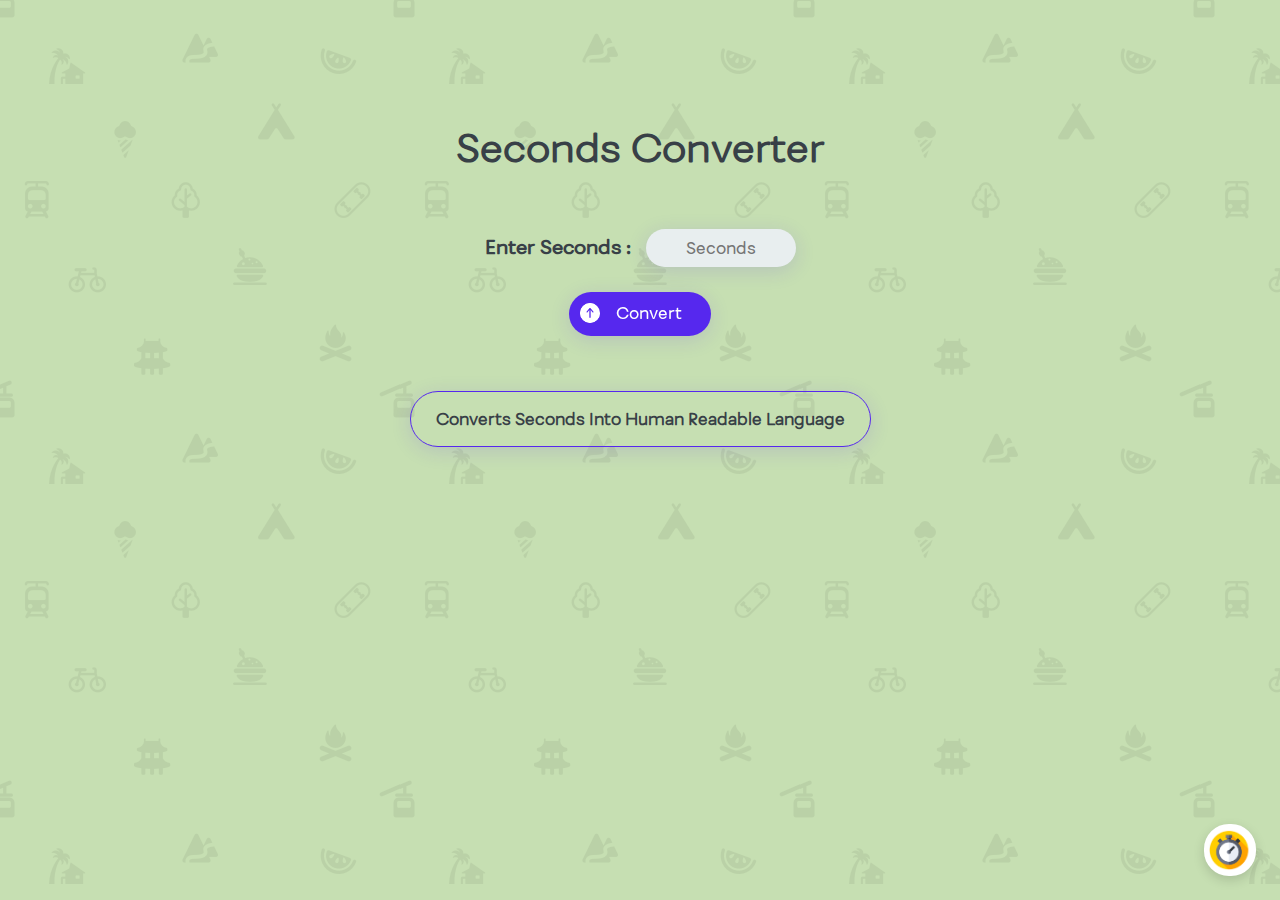
<file: index.html>
<!doctype HTML>
<html>
<head>
	<link rel="shortcut icon" href="assets/images/time.png" type="image/x-icon">
    <link rel="apple-touch-icon" type="image/png" href="assets/images/time.png">
    <link rel="mask-icon" type="" href="assets/images/time.svg" color="#111">
    <meta name="viewport" content="width=device-width, initial-scale=1.0">
    <meta name=description content="Seconds Converter converts Seconds Into Human Readable Language"/>
	<title>Seconds Convertor</title>
	<meta name="google-site-verification" content="aV6pJQ4zVD3Rq1soJUpKcU0DA9kOdB6oD-uQT1R34Hg" />
	<link rel="stylesheet" type="text/css" href="assets/style.css">
	<link rel="canonical" href="https://convert-seconds.imfast.io/index.html">

	
</head>
<body>
  <div class="main" id="whole">
  	<div></div>
	<div class="container">
	  <div class="title">
	     <h1 id="Seconds_Converter">Seconds Converter </h1>
	  </div>
	  <br>	
	  <div class="subcontainer">
		<p class = "text">Enter Seconds :&nbsp&nbsp
			<input type="number" placeholder="Seconds" onclick="hide()" id="sec">
	    </p>
	    <div class="submitButton">
 			<a class="load" id="load" onclick="load()">
    			<span>
        			<svg>
            			<use xlink:href="#circle"></use>
       				</svg>
        			<svg>
            			<use xlink:href="#arrow"></use>
        			</svg>
        			<svg>
            			<use xlink:href="#check"></use>
       				 </svg>
   				</span>
    			<ul>
        			<li>&nbsp&nbspConvert </li>
        			<li>Converting</li>
        			<li>Converted</li>
    			</ul>
 			</a>

 		  	<svg style="display: none;">
    			<symbol viewBox="0 0 16 16" id="circle">
        			<circle cx="8" cy="8" r="7.5"></circle>
    			</symbol>
    			<symbol viewBox="0 0 12 12" id="arrow">
        			<path d="M2.7008908,5.37931459 L2.7008908,5.37931459 C2.9224607,5.60207651 3.2826628,5.60304283 3.50542472,5.38147293 C3.52232305,5.36466502 3.53814843,5.34681177 3.55280728,5.32801875 L5.34805194,3.02646954 L5.34805194,10.3480519 C5.34805194,10.7081129 5.63993903,11 6,11 L6,11 C6.36006097,11 6.65194806,10.7081129 6.65194806,10.3480519 L6.65194806,3.02646954 L8.44719272,5.32801875 C8.6404327,5.57575732 8.99791646,5.61993715 9.24565503,5.42669716 C9.26444805,5.41203831 9.28230129,5.39621293 9.2991092,5.37931459 L9.2991092,5.37931459 C9.55605877,5.12098268 9.57132199,4.70855346 9.33416991,4.43193577 L6.75918715,1.42843795 C6.39972025,1.00915046 5.76841509,0.960656296 5.34912761,1.32012319 C5.31030645,1.35340566 5.27409532,1.38961679 5.24081285,1.42843795 L2.66583009,4.43193577 C2.42867801,4.70855346 2.44394123,5.12098268 2.7008908,5.37931459 Z"></path>
    			</symbol>
    			<symbol viewBox="0 0 12 12" id="check">
            		<path id="test" d="M4.76499011,6.7673683 L8.2641848,3.26100386 C8.61147835,2.91299871 9.15190114,2.91299871 9.49919469,3.26100386 C9.51164115,3.27347582 9.52370806,3.28637357 9.53537662,3.29967699 C9.83511755,3.64141434 9.81891834,4.17816549 9.49919469,4.49854425 L5.18121271,8.82537365 C4.94885368,9.05820878 4.58112654,9.05820878 4.34876751,8.82537365 L2.50080531,6.97362503 C2.48835885,6.96115307 2.47629194,6.94825532 2.46462338,6.93495189 C2.16488245,6.59321455 2.18108166,6.0564634 2.50080531,5.73608464 C2.84809886,5.3880795 3.38852165,5.3880795 3.7358152,5.73608464 L4.76499011,6.7673683 Z"></path>
   				</symbol>
  		 	</svg>
		</div> 
	  </div>
	  <br>
	  <div id="parent" class="container answer">
        <p id="answer">Converts Seconds Into Human Readable Language</p>
	  </div>
    </div>
    <div></div>
    <a id="banner">  </a>
  </div> 
    
	<script type="text/javascript" src="assets/js/converter.js"></script>
	<!-- Google Analytics -->
	<script type="text/javascript">
		(function(i,s,o,g,r,a,m)
			{i['GoogleAnalyticsObject']=r;i[r]=i[r]||function(){
		(i[r].q=i[r].q||[]).push(arguments)},i[r].l=1*new Date();a=s.createElement(o),
		m=s.getElementsByTagName(o)[0];a.async=1;a.src=g;m.parentNode.insertBefore(a,m)
		})(window,document,'script','https://www.google-analytics.com/analytics.js','ga');

		ga('create', 'UA-XXXXX-Y', 'auto');
		ga('send', 'pageview');
  
	</script>
	<!-- End Google Analytics -->
	<script type="text/javascript" src="assets/js/button.js"></script>

                		

</body>
</html>
</file>
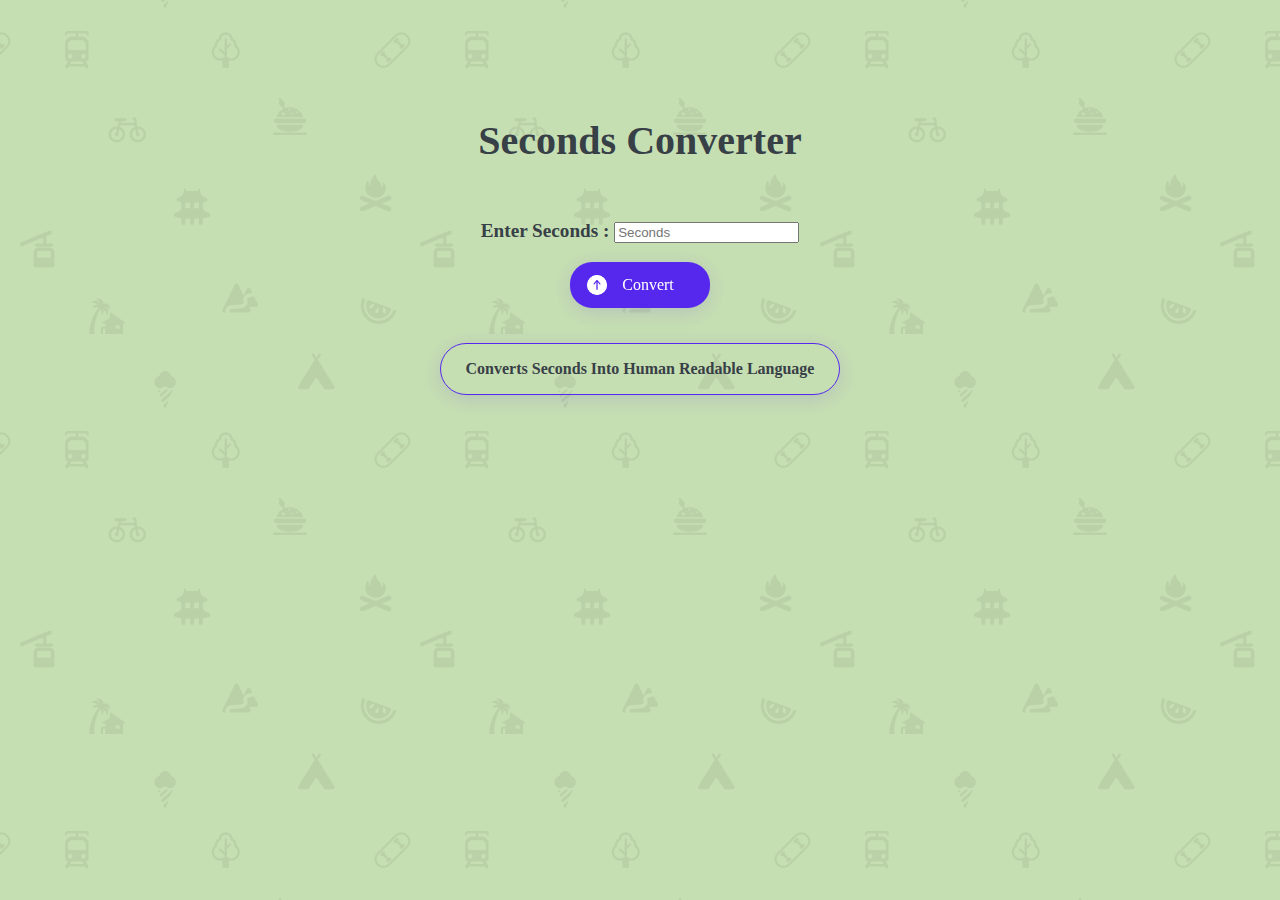
<file: Converter.html>
<!doctype HTML>
<html>
<head>
	<link rel="shortcut icon" href="time.png" type="image/x-icon">
	<title>Seconds Convertor</title>
	<link rel="stylesheet" type="text/css" href="style.css">
</head>
<body>
	<div class="main">
	  <div class="title">
	     <h1>Seconds Converter </h1>
	  </div>	
	  <div class="container">
		<p class = "text">Enter Seconds :
			<input type="text" placeholder="Seconds" id="sec">
	    </p>
	    <div class="bu">
 			<a class="activate" id="acti" onclick="act()">
    			<span>
        			<svg>
            			<use xlink:href="#circle"></use>
       				</svg>
        			<svg>
            			<use xlink:href="#arrow"></use>
        			</svg>
        			<svg>
            			<use xlink:href="#check"></use>
       				 </svg>
   				</span>
    			<ul>
        			<li>Convert</li>
        			<li>Converting</li>
        			<li>Converted</li>
    			</ul>
 			</a>

 		  	<svg xmlns="http://www.w3.org/2000/svg" style="display: none;">
    			<symbol xmlns="http://www.w3.org/2000/svg" viewBox="0 0 16 16" id="circle">
        			<circle cx="8" cy="8" r="7.5"></circle>
    			</symbol>
    			<symbol xmlns="http://www.w3.org/2000/svg" viewBox="0 0 12 12" id="arrow">
        			<path d="M2.7008908,5.37931459 L2.7008908,5.37931459 C2.9224607,5.60207651 3.2826628,5.60304283 3.50542472,5.38147293 C3.52232305,5.36466502 3.53814843,5.34681177 3.55280728,5.32801875 L5.34805194,3.02646954 L5.34805194,10.3480519 C5.34805194,10.7081129 5.63993903,11 6,11 L6,11 C6.36006097,11 6.65194806,10.7081129 6.65194806,10.3480519 L6.65194806,3.02646954 L8.44719272,5.32801875 C8.6404327,5.57575732 8.99791646,5.61993715 9.24565503,5.42669716 C9.26444805,5.41203831 9.28230129,5.39621293 9.2991092,5.37931459 L9.2991092,5.37931459 C9.55605877,5.12098268 9.57132199,4.70855346 9.33416991,4.43193577 L6.75918715,1.42843795 C6.39972025,1.00915046 5.76841509,0.960656296 5.34912761,1.32012319 C5.31030645,1.35340566 5.27409532,1.38961679 5.24081285,1.42843795 L2.66583009,4.43193577 C2.42867801,4.70855346 2.44394123,5.12098268 2.7008908,5.37931459 Z"></path>
    			</symbol>
    			<symbol xmlns="http://www.w3.org/2000/svg" viewBox="0 0 12 12" id="check">
            		<path id="test" d="M4.76499011,6.7673683 L8.2641848,3.26100386 C8.61147835,2.91299871 9.15190114,2.91299871 9.49919469,3.26100386 C9.51164115,3.27347582 9.52370806,3.28637357 9.53537662,3.29967699 C9.83511755,3.64141434 9.81891834,4.17816549 9.49919469,4.49854425 L5.18121271,8.82537365 C4.94885368,9.05820878 4.58112654,9.05820878 4.34876751,8.82537365 L2.50080531,6.97362503 C2.48835885,6.96115307 2.47629194,6.94825532 2.46462338,6.93495189 C2.16488245,6.59321455 2.18108166,6.0564634 2.50080531,5.73608464 C2.84809886,5.3880795 3.38852165,5.3880795 3.7358152,5.73608464 L4.76499011,6.7673683 Z"></path>
   				</symbol>
  		 	</svg>
		</div> 
	  </div>
	  <br>
	  <div id="parent" class="container answer">
        <p id="answer">Converts Seconds Into Human Readable Language</p>
	  </div>
    </div>
	<script type="text/javascript" src="script.js">
		
	</script>

                		

</body>
</html>
</file>
<file: assets/style.css>
body{
	box-sizing: border-box;
    -webkit-font-smoothing: antialiased;
	text-align: center;
    font-family: 'Regularme';
    color: #384047;
    background-image: url("images/large.png");
    margin:0;
    padding:0;
    background-color: #eeeeee;
    content: unset;
}

.main {  
    display: grid;  
    grid-template-columns: 0.1fr 3fr 0.1fr;  
}

*, *:before, *:after {
  box-sizing: border-box;
}

/*For Form*/
.title{
	font-size: 1.2em;
	margin: 0;
	font-family: 'Lightme';
	width: auto;
	display: inline-block;
}

.container{
	position: relative;
	display: inline-block;
	font-size: 1em;
	text-align: center;
    margin: 0;
    margin-right: auto;
    margin-left: auto;
    margin-top: 8%;
    width: 100%;
}

.subcontainer{
	width: auto;
	display: inline-block;
	margin:10px;
	margin-right:auto;
	margin-left:auto
}

#parent{
	display: inline-block;
}
.text{
	font-family: 'Regularme';
	font-weight: 600;
	font-size: 1.2em;
}
.answer{
	margin: 0;
	margin-top: 25px;
	min-width: 250px;
	width: auto;
	font-family: 'Lightme';
	padding:0 25px;
	border: solid 1px #5628EE;
	border-radius : 30px;
	box-shadow: 0 4px 20px rgba(86, 40, 238, 0.15);
	font-weight: 600;
	margin-bottom: 10%;
}
/*For Feilds*/
input::-webkit-outer-spin-button,
input::-webkit-inner-spin-button {
  -webkit-appearance: none;
  margin: 0;
}

input[type="number"] {
  background: rgba(255,255,255,0.1);
  border: none;
  font-family: 'Regularme';
  border-radius: 20px;
  font-size: 16px;
  height: auto;
  width: 150px;
  margin: 0;
  outline: 0;
  text-align:center;
  padding: 8px;
  background-color: #e8eeef;
  /*color: #8a97a0;*/
  box-shadow: 0 4px 20px rgba(86, 40, 238, 0.15);
  margin-bottom: 5px;
}

@media (min-width:368px){
   .container{
	
   }
	
	}
@media (min-width:492px){
       .container{
	
   }
	
	}
@media (min-width:500px){
   .container{
	
   }
	}

/*For Button*/

.submitButton{
  position:relative;
  text-align: center;
  margin: 10% 25%;
  min-width: 150px;
}

/* Div of Button Designing*/
.load {
  background: #5628EE;
  box-shadow: 0 4px 20px rgba(86, 40, 238, 0.15);
  line-height: 20px;
  cursor: pointer;
  padding: 11px;
  padding-right: 33px;
  border-radius: 25px;
  color: #ffffff;
  transition: transform .2s ease, background .3s ease, box-shadow .3s ease;
}

.load:hover {
  box-shadow: 0 4px 16px rgba(63, 220, 117, 0.18);
}


/*Span Customizing*/
.load span {
  display: inline-block;
  vertical-align: top;
  width: 20px;
  height: 20px;
  background: #ffffff;
  border-radius: 50%;
  margin: 0 4px 0 0;
  position: relative;
  overflow: hidden;
}
.load span:before {
  content: '';
  left: 0;
  top: 0;
  width: 100%;
  height: 100%;
  position: absolute;
  background: #5628EE;
  border-radius: 50%;
  transform: scale(0);
  transition: transform .3s ease, background .3s ease;
}
.load.loading span {
  background: none;
  transition: background .1s ease .3s;
}
.load.loading span:before {
  transform: scale(1);
}

.load.loading.loaded span {
  background: #ffffff;
  transition: background .1s ease 0s;
}
.load.loading.loaded span:before {
  background: #3FDC75;
  transform: scale(0);
}


/*Span Svg Customizing*/
.load span svg {
  position: absolute;
  width: 12px;
  height: 12px;
  left: 50%;
  top: 50%;
  margin: -6px 0 0 -6px;
  z-index: 1;
}
.load span svg:nth-child(1) {
  width: 20px;
  height: 20px;
  top: 0;
  left: 0;
  fill: none;
  margin: 0;
  stroke: #ffffff;
  stroke-dashoffset: 80.248;
  stroke-dasharray: 40.124;
}
.load span svg:nth-child(2) {
  fill: #5628EE;
}
.load span svg:nth-child(3) {
  fill: #5628EE;
  transform: translateY(20px);
  transition: transform 0.4s cubic-bezier(0.200, 0.900, 0.40, 1.375);
}

.load:hover span svg:nth-child(2) {
    transform: translateY(-20px);
}
.load:hover span svg:nth-child(3) {
    transform: translateY(0);
}

.load.loading span svg:nth-child(1) {
  animation: turn 1.9s linear infinite forwards, path 1.9s linear infinite forwards;
}
.load.loading span svg:nth-child(2) {
  transform: translateY(-20px);
}
.load.loading span svg:nth-child(3) {
  opacity: 0;
  transform: translateY(0) scale(0.6);
}

.load.loading.loaded span svg:nth-child(1) {
  animation: none;
}
.load.loading.loaded span svg:nth-child(3) {
  fill: #3FDC75;
  opacity: 1;
  transform: scale(1);
  transition: transform 0.4s cubic-bezier(0.200, 0.900, 0.40, 1.375) 0.3s, opacity 0.4s ease 0.25s;
}


/*Button Items Customizing and rotating*/
.load ul {
  padding: 0;
  margin: 0;
  list-style: none;
  height: 20px;
  width: 70px;
  display: inline-block;
  vertical-align: top;
  text-align: center;
  position: relative;
  transform-style: preserve-3d;
  transition: transform .3s ease;
}

.load.loading ul {
    transform: rotateX(90deg);
}
.load.loading.loaded {
  background: #3FDC75;
  box-shadow: 0 4px 20px rgba(63, 220, 117, 0.15);
}
.load.loading.loaded ul {
  transform: rotateX(180deg);
}

.load ul li {
  --rotateX: 0deg;
  backface-visibility: hidden;
  position: absolute;
  top: 0;
  bottom: 0;
  width: 100%;
  transform-origin: 50% 50%;
  transform: rotateX(var(--rotateX)) translateZ(10px);
}
.load ul li:nth-child(2) {
  --rotateX: -90deg;
}
.load ul li:nth-child(3) {
  --rotateX: -180deg;
}


/*Processing Circle frames*/
@keyframes turn {
  100% {
        transform: rotate(360deg);
  }
}
@keyframes path {
  100% {
    stroke-dashoffset: 0;
  }
}

/*Font Face*/
@font-face{
	font-family:'Regularime';
	src:url("fonts/36EF76_0_0.eot");
	src:url("fonts/36EF76_0_0.eot?#iefix") format("embedded-opentype"),
		url("fonts/36EF76_0_0.woff2") format("woff2"),
		url("fonts/36EF76_0_0.woff") format("woff"),
		url("fonts/36EF76_0_0.ttf") format("truetype")
	}
@font-face{
	font-family:'Thinime';
	src:url("fonts/36EF76_1_0.eot");
	src:url("fonts/36EF76_1_0.eot?#iefix") format("embedded-opentype"),
		url("fonts/36EF76_1_0.woff2") format("woff2"),
		url("fonts/36EF76_1_0.woff") format("woff"),
		url("fonts/36EF76_1_0.ttf") format("truetype")
	}
@font-face{
	font-family:'Boldime';
	src:url("fonts/36EF76_2_0.eot");
	src:url("fonts/36EF76_2_0.eot?#iefix") format("embedded-opentype"),
		url("fonts/36EF76_2_0.woff2") format("woff2"),
		url("fonts/36EF76_2_0.woff") format("woff"),
		url("fonts/36EF76_2_0.ttf") format("truetype")
	}
@font-face{
	font-family:'UltraBoldme';
	src:url("fonts/36EF76_3_0.eot");
	src:url("fonts/36EF76_3_0.eot?#iefix") format("embedded-opentype"),
		url("fonts/36EF76_3_0.woff2") format("woff2"),
		url("fonts/36EF76_3_0.woff") format("woff"),
		url("fonts/36EF76_3_0.ttf") format("truetype")
	}
@font-face{
	font-family:'Regularme';
	src:url("fonts/36EF76_4_0.eot");
	src:url("fonts/36EF76_4_0.eot?#iefix") format("embedded-opentype"),
		url("fonts/36EF76_4_0.woff2") format("woff2"),
		url("fonts/36EF76_4_0.woff") format("woff"),
		url("fonts/36EF76_4_0.ttf") format("truetype")
	}
@font-face{
	font-family:'UltraLightme';
	src:url("fonts/36EF76_5_0.eot");
	src:url("fonts/36EF76_5_0.eot?#iefix") format("embedded-opentype"),
		url("fonts/36EF76_5_0.woff2") format("woff2"),
		url("fonts/36EF76_5_0.woff") format("woff"),
		url("fonts/36EF76_5_0.ttf") format("truetype")
	}
@font-face{
	font-family:'Lightme';
	src:url("fonts/36EF76_6_0.eot");
	src:url("fonts/36EF76_6_0.eot?#iefix") format("embedded-opentype"),
		url("fonts/36EF76_6_0.woff2") format("woff2"),
		url("fonts/36EF76_6_0.woff") format("woff"),
		url("fonts/36EF76_6_0.ttf") format("truetype")
	}
@font-face{
	font-family:'Heavyme';
	src:url("fonts/36EF76_7_0.eot");
	src:url("fonts/36EF76_7_0.eot?#iefix") format("embedded-opentype"),
		url("fonts/36EF76_7_0.woff2") format("woff2"),
		url("fonts/36EF76_7_0.woff") format("woff"),
		url("fonts/36EF76_7_0.ttf") format("truetype")
	}
@font-face{
	font-family:'SemiBoldme';
	src:url("fonts/36EF76_8_0.eot");
	src:url("fonts/36EF76_8_0.eot?#iefix") format("embedded-opentype"),
		url("fonts/36EF76_8_0.woff2") format("woff2"),
		url("fonts/36EF76_8_0.woff") format("woff"),
		url("fonts/36EF76_8_0.ttf") format("truetype")
	}
@font-face{
	font-family:'Boldme';
	src:url("fonts/36EF76_9_0.eot");
	src:url("fonts/36EF76_9_0.eot?#iefix") format("embedded-opentype"),
		url("fonts/36EF76_9_0.woff2") format("woff2"),
		url("fonts/36EF76_9_0.woff") format("woff"),
		url("fonts/36EF76_9_0.ttf") format("truetype")
	}
	



#banner {
	display: unset;
    all: unset;
    border-radius: 25px!important;
    position: fixed!important;
    bottom: 24px!important;
    right: 24px!important;
    height: 42px!important;
    width: 42px!important;
    cursor: pointer!important;
    white-space: nowrap!important;
    overflow: hidden!important;
    box-shadow: 0px 4px 12px rgba(0, 0, 0, 0.15)!important;
    transition: all 0.3s 0.5s ease!important;
    transition-delay: 0.1s!important;
    z-index: 2147483647!important;
    background-image: url("images/banner.png");
    background-size: cover!important;
    border: 5px solid white!important;
    background-color: white!important;
}
#banner:hover, #banner:active {
    width: 155px!important;
    height:42px!important;
    transition-delay: 0s!important;
}

@media screen and (max-width: 700px){
#banner {
    right: 50%!important;
    transform: translateX(50%)!important;
    width: 155px!important;
   }
}
</file>
<file: style.css>
html, body{
	box-sizing: border-box;
    -webkit-font-smoothing: antialiased;
	text-align: center;
	height: 100%;
	margin: 0;
    font-family: 'RegularIt';
    color: #384047;
    background-image: url(large.png);
    margin:0;
    padding:0;
    background-position: 50% 50%;
    background-color: #eeeeee;
}

*, *:before, *:after {
  -moz-box-sizing: border-box;
  -webkit-box-sizing: border-box;
  box-sizing: border-box;
}




/*For Form*/
.title{
	margin-bottom: 25px;
}
h1{
	font-size: 2.5em;
}
.main{
	display: inline-block;
	position: relative;
	top:10%;
	font-size: 1em;
	text-align: center;
  margin: 0;
}

.container{
	width: 420px;
	display: inline-block;
	margin:10px;
}

#parent{
	display: inline-block;
}
.text{
	font-weight: 600;
	font-size: 1.2em;
}
.answer{
	margin-top: 25px;
	min-width: 250px;
	width: auto;
	padding:0 25px;
	border: solid 1px #5628EE;
	border-radius : 30px;
	box-shadow: 0 4px 20px rgba(86, 40, 238, 0.15);
	font-weight: 700;
}
/*For Feilds*/

input[type="number"] {
  background: rgba(255,255,255,0.1);
  border: none;
  border-radius: 20px;
  font-size: 16px;
  height: auto;
  margin: 0;
  outline: 0;
  padding: 8px;
  width: 50%;
  background-color: #e8eeef;
  color: #8a97a0;
  box-shadow: 0 4px 20px rgba(86, 40, 238, 0.15);
  margin-bottom: 5px;
}

/*For Button*/
input::-webkit-outer-spin-button,
input::-webkit-inner-spin-button {
  -webkit-appearance: none;
  margin: 0;
}
.activate {
  display: table;
  background: #5628EE;
  box-shadow: 0 4px 20px rgba(86, 40, 238, 0.15);
  line-height: 20px;
  padding: 13px;
  padding-left: 17px;
  padding-right: 29px;
  border-radius: 22px;
  margin: 0 auto;
  color: #fff;
  font-weight: 500;
  cursor: pointer;
  -webkit-transition: background .3s ease, box-shadow .3s ease, -webkit-transform .2s ease;
  transition: background .3s ease, box-shadow .3s ease, -webkit-transform .2s ease;
  transition: transform .2s ease, background .3s ease, box-shadow .3s ease;
  transition: transform .2s ease, background .3s ease, box-shadow .3s ease, -webkit-transform .2s ease;
}
.activate span {
  display: inline-block;
  vertical-align: top;
  width: 20px;
  height: 20px;
  background: #fff;
  border-radius: 50%;
  margin: 0 4px 0 0;
  position: relative;
  overflow: hidden;
}
.activate span:before {
  content: '';
  left: 0;
  top: 0;
  width: 100%;
  height: 100%;
  position: absolute;
  background: #5628EE;
  border-radius: 50%;
  -webkit-transform: scale(0);
          transform: scale(0);
  -webkit-transition: background .3s ease, -webkit-transform .3s ease;
  transition: background .3s ease, -webkit-transform .3s ease;
  transition: transform .3s ease, background .3s ease;
  transition: transform .3s ease, background .3s ease, -webkit-transform .3s ease;
}
.activate span svg {
  position: absolute;
  width: 12px;
  height: 12px;
  left: 50%;
  top: 50%;
  margin: -6px 0 0 -6px;
  z-index: 1;
}
.activate span svg:nth-child(1) {
  width: 20px;
  height: 20px;
  top: 0;
  left: 0;
  fill: none;
  margin: 0;
  stroke: #fff;
  stroke-width: 1px;
  stroke-dashoffset: 94.248;
  stroke-dasharray: 47.124;
}
.activate span svg:nth-child(2) {
  fill: #5628EE;
  -webkit-transition: -webkit-transform 0.4s cubic-bezier(0.175, 0.885, 0.32, 1.275);
  transition: -webkit-transform 0.4s cubic-bezier(0.175, 0.885, 0.32, 1.275);
  transition: transform 0.4s cubic-bezier(0.175, 0.885, 0.32, 1.275);
  transition: transform 0.4s cubic-bezier(0.175, 0.885, 0.32, 1.275), -webkit-transform 0.4s cubic-bezier(0.175, 0.885, 0.32, 1.275);
}
.activate span svg:nth-child(3) {
  fill: #5628EE;
  -webkit-transform: translateY(20px);
          transform: translateY(20px);
  -webkit-transition: opacity 0.3s ease, -webkit-transform 0.4s cubic-bezier(0.175, 0.885, 0.32, 1.275);
  transition: opacity 0.3s ease, -webkit-transform 0.4s cubic-bezier(0.175, 0.885, 0.32, 1.275);
  transition: transform 0.4s cubic-bezier(0.175, 0.885, 0.32, 1.275), opacity 0.3s ease;
  transition: transform 0.4s cubic-bezier(0.175, 0.885, 0.32, 1.275), opacity 0.3s ease, -webkit-transform 0.4s cubic-bezier(0.175, 0.885, 0.32, 1.275);
}
.activate:hover {
  box-shadow: 0 8px 24px rgba(86, 40, 238, 0.15);
}
.activate:hover span svg:nth-child(2) {
  -webkit-transform: translateY(-20px);
          transform: translateY(-20px);
}
.activate:hover span svg:nth-child(3) {
  -webkit-transform: translateY(0);
          transform: translateY(0);
}
.activate:active {
  -webkit-transform: scale(0.94);
          transform: scale(0.94);
  box-shadow: 0 4px 16px rgba(63, 220, 117, 0.18);
}
.activate.loading span {
  background: none;
  -webkit-transition: background .1s ease .3s;
  transition: background .1s ease .3s;
}
.activate.loading span:before {
  -webkit-transform: scale(1);
          transform: scale(1);
}
.activate.loading span svg:nth-child(1) {
  -webkit-animation: turn 1.6s linear infinite forwards, path 1.6s linear infinite forwards;
          animation: turn 1.6s linear infinite forwards, path 1.6s linear infinite forwards;
}
.activate.loading span svg:nth-child(2) {
  -webkit-transform: translateY(-20px);
          transform: translateY(-20px);
}
.activate.loading span svg:nth-child(3) {
  opacity: 0;
  -webkit-transform: translateY(0) scale(0.6);
          transform: translateY(0) scale(0.6);
}
.activate.loading ul {
  -webkit-transform: rotateX(90deg);
          transform: rotateX(90deg);
}
.activate.loading.done {
  background: #3FDC75;
  box-shadow: 0 4px 20px rgba(63, 220, 117, 0.15);
}
.activate.loading.done span {
  background: #fff;
  -webkit-transition: background .1s ease 0s;
  transition: background .1s ease 0s;
}
.activate.loading.done span:before {
  background: #3FDC75;
  -webkit-transform: scale(0);
          transform: scale(0);
}
.activate.loading.done span svg:nth-child(1) {
  -webkit-animation: none;
          animation: none;
}
.activate.loading.done span svg:nth-child(3) {
  fill: #3FDC75;
  opacity: 1;
  -webkit-transform: scale(1);
          transform: scale(1);
  -webkit-transition: opacity 0.4s ease 0.25s, -webkit-transform 0.4s cubic-bezier(0.175, 0.885, 0.32, 1.275) 0.3s;
  transition: opacity 0.4s ease 0.25s, -webkit-transform 0.4s cubic-bezier(0.175, 0.885, 0.32, 1.275) 0.3s;
  transition: transform 0.4s cubic-bezier(0.175, 0.885, 0.32, 1.275) 0.3s, opacity 0.4s ease 0.25s;
  transition: transform 0.4s cubic-bezier(0.175, 0.885, 0.32, 1.275) 0.3s, opacity 0.4s ease 0.25s, -webkit-transform 0.4s cubic-bezier(0.175, 0.885, 0.32, 1.275) 0.3s;
}
.activate.loading.done ul {
  -webkit-transform: rotateX(180deg);
          transform: rotateX(180deg);
}
.activate ul {
  padding: 0;
  margin: 0;
  list-style: none;
  height: 20px;
  width: 70px;
  padding-left: 2px;
  display: inline-block;
  vertical-align: top;
  text-align: center;
  position: relative;
  -webkit-transform-style: preserve-3d;
          transform-style: preserve-3d;
  -webkit-transition: -webkit-transform .3s ease;
  transition: -webkit-transform .3s ease;
  transition: transform .3s ease;
  transition: transform .3s ease, -webkit-transform .3s ease;
}
.activate ul li {
  --rotateX: 0deg;
  -webkit-backface-visibility: hidden;
          backface-visibility: hidden;
  position: absolute;
  top: 0;
  bottom: 0;
  width: 100%;
  -webkit-transform-origin: 50% 50%;
          transform-origin: 50% 50%;
  -webkit-transform: rotateX(var(--rotateX)) translateZ(10px);
          transform: rotateX(var(--rotateX)) translateZ(10px);
}
.activate ul li:nth-child(2) {
  --rotateX: -90deg;
}
.activate ul li:nth-child(3) {
  --rotateX: -180deg;
}

@-webkit-keyframes turn {
  100% {
    -webkit-transform: rotate(360deg);
            transform: rotate(360deg);
  }
}

@keyframes turn {
  100% {
    -webkit-transform: rotate(360deg);
            transform: rotate(360deg);
  }
}
@-webkit-keyframes path {
  100% {
    stroke-dashoffset: 0;
  }
}
@keyframes path {
  100% {
    stroke-dashoffset: 0;
  }
}


* {
  box-sizing: inherit;
}
*:before, *:after {
  box-sizing: inherit;
}

.bu{
   position: relative;
   text-align: center;
}
</file>
